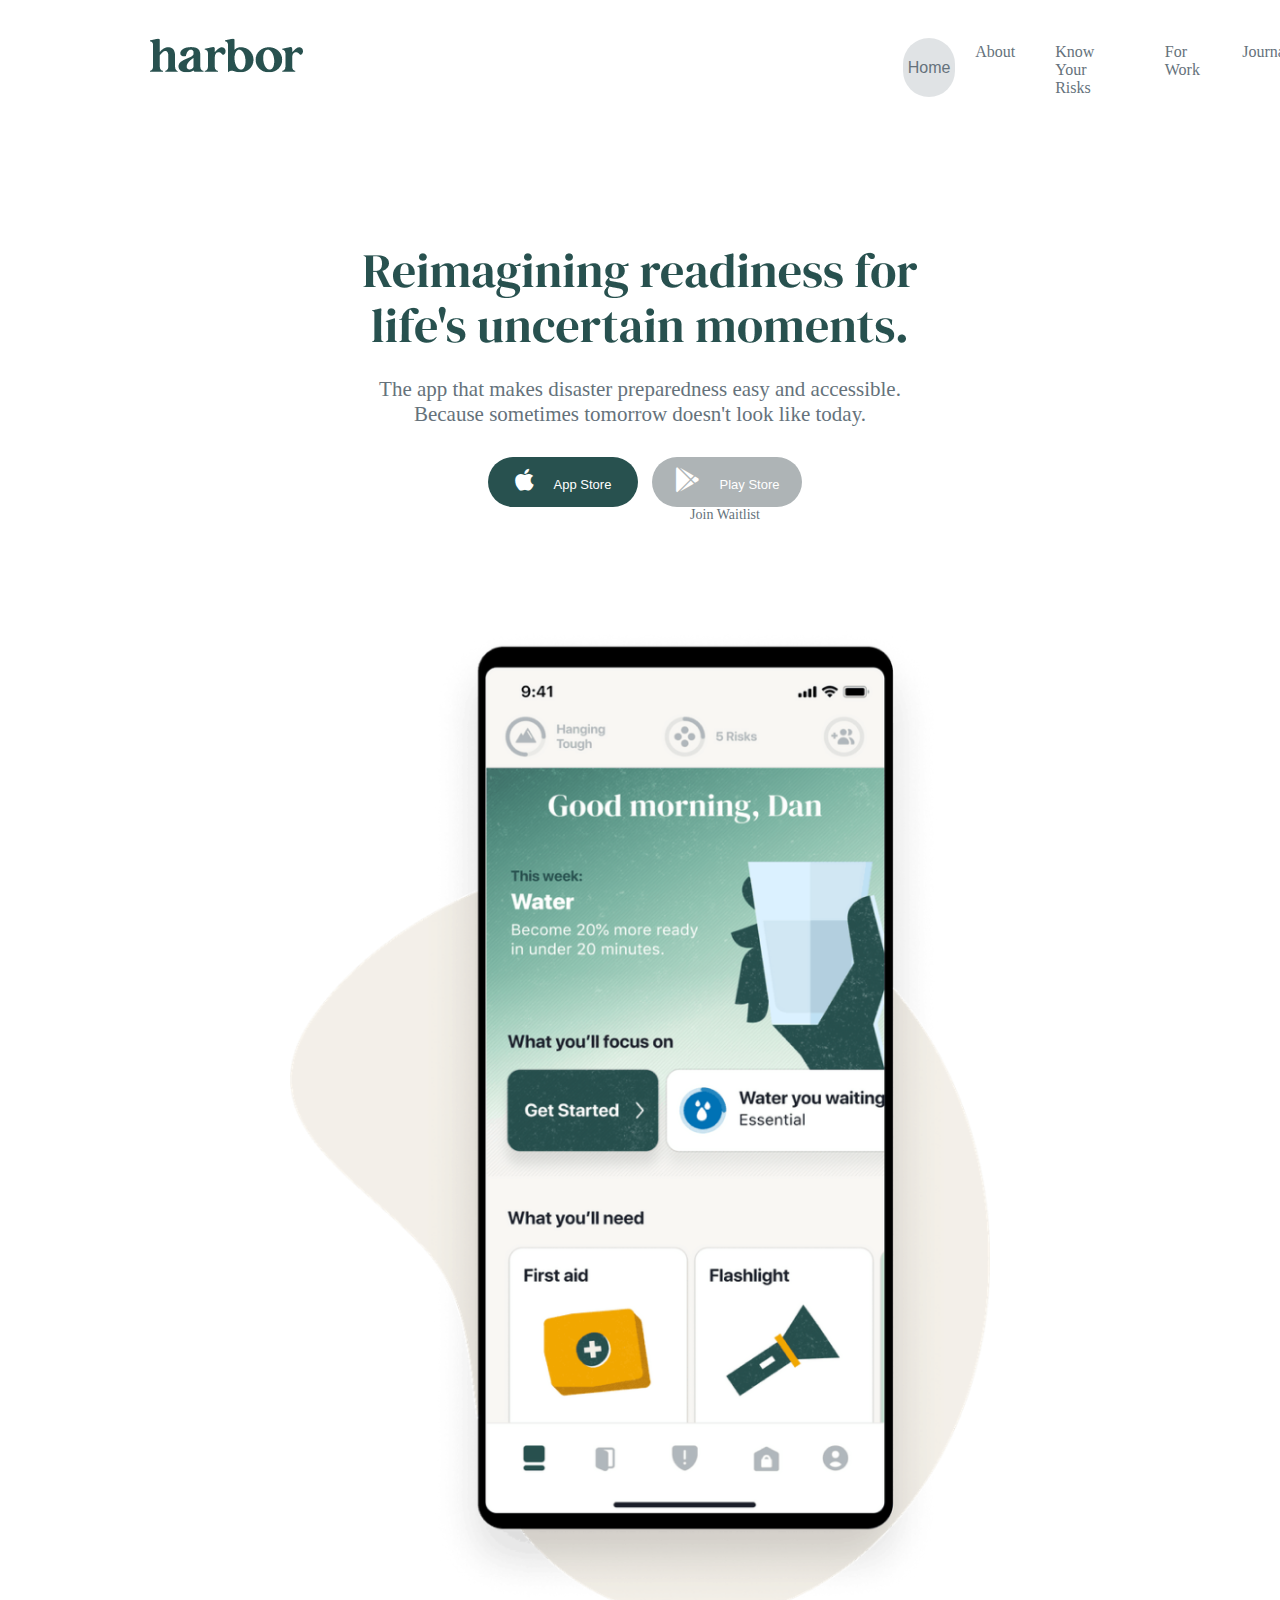
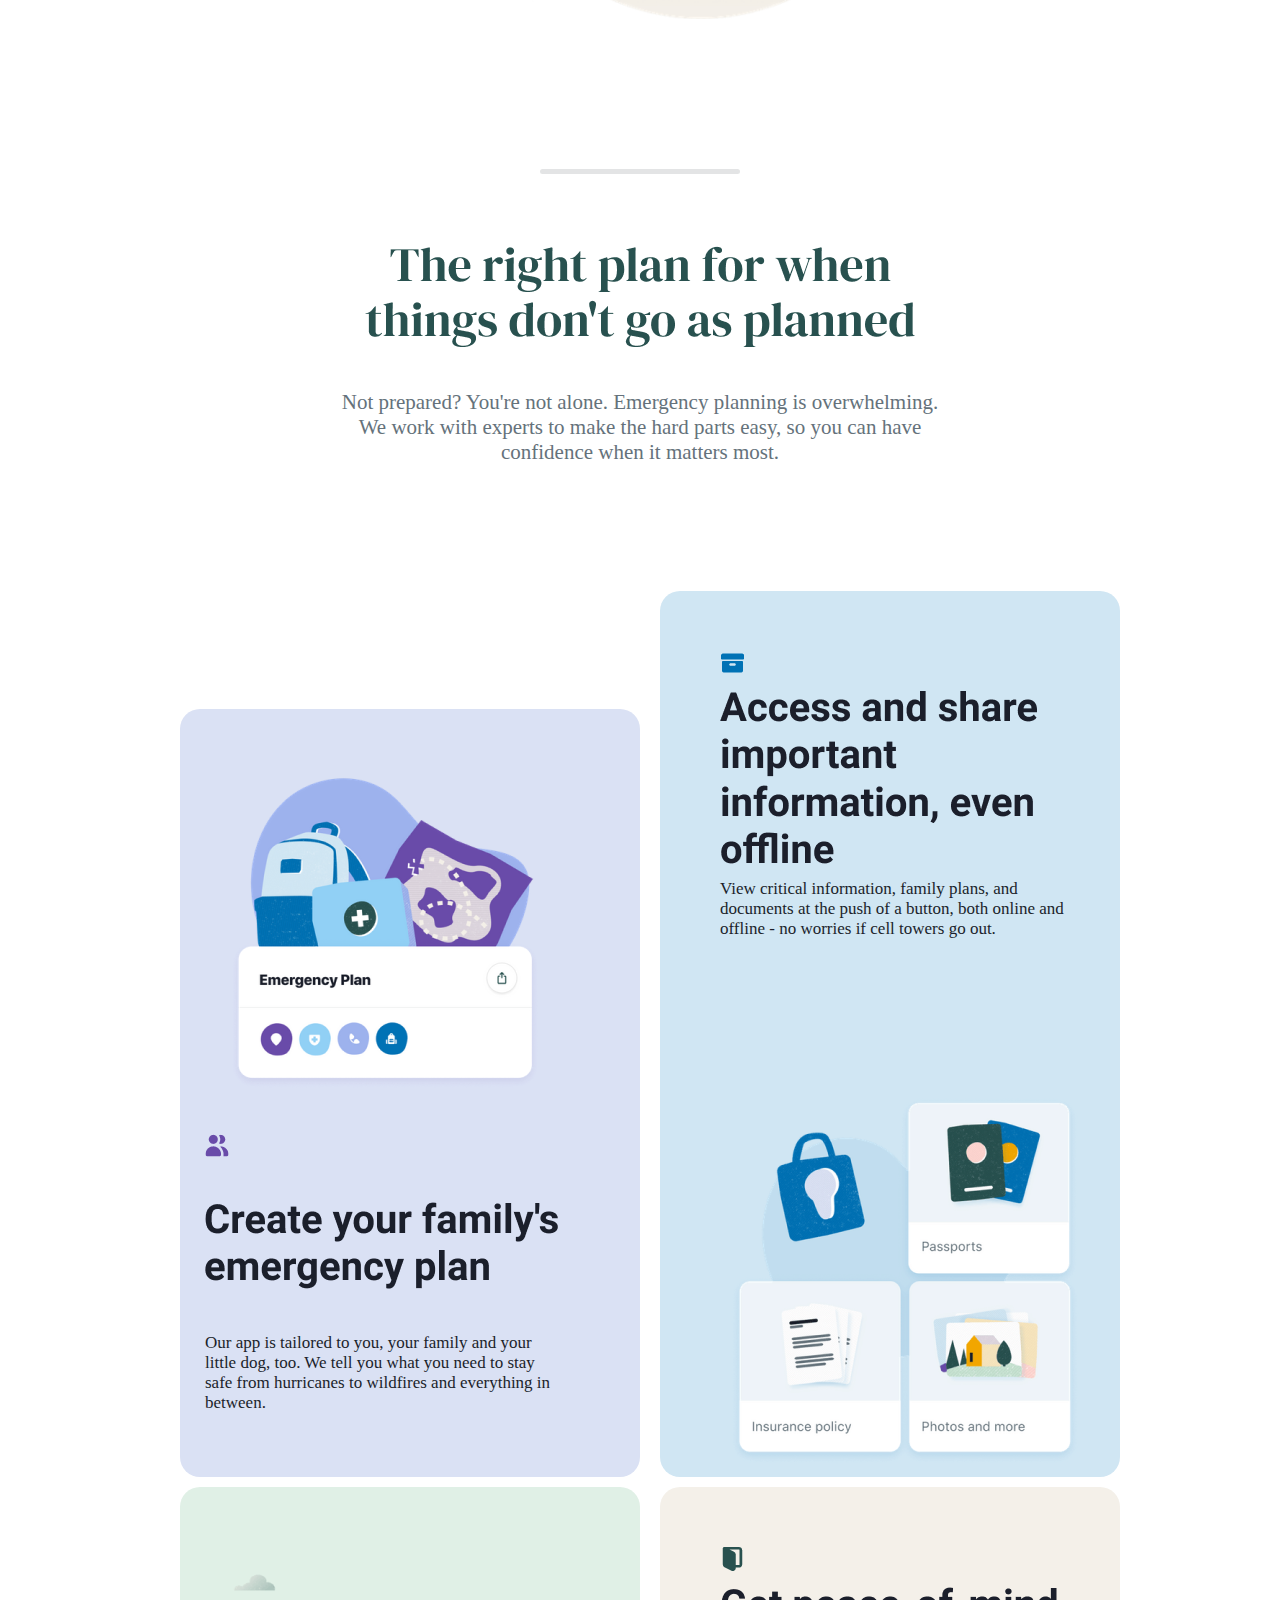
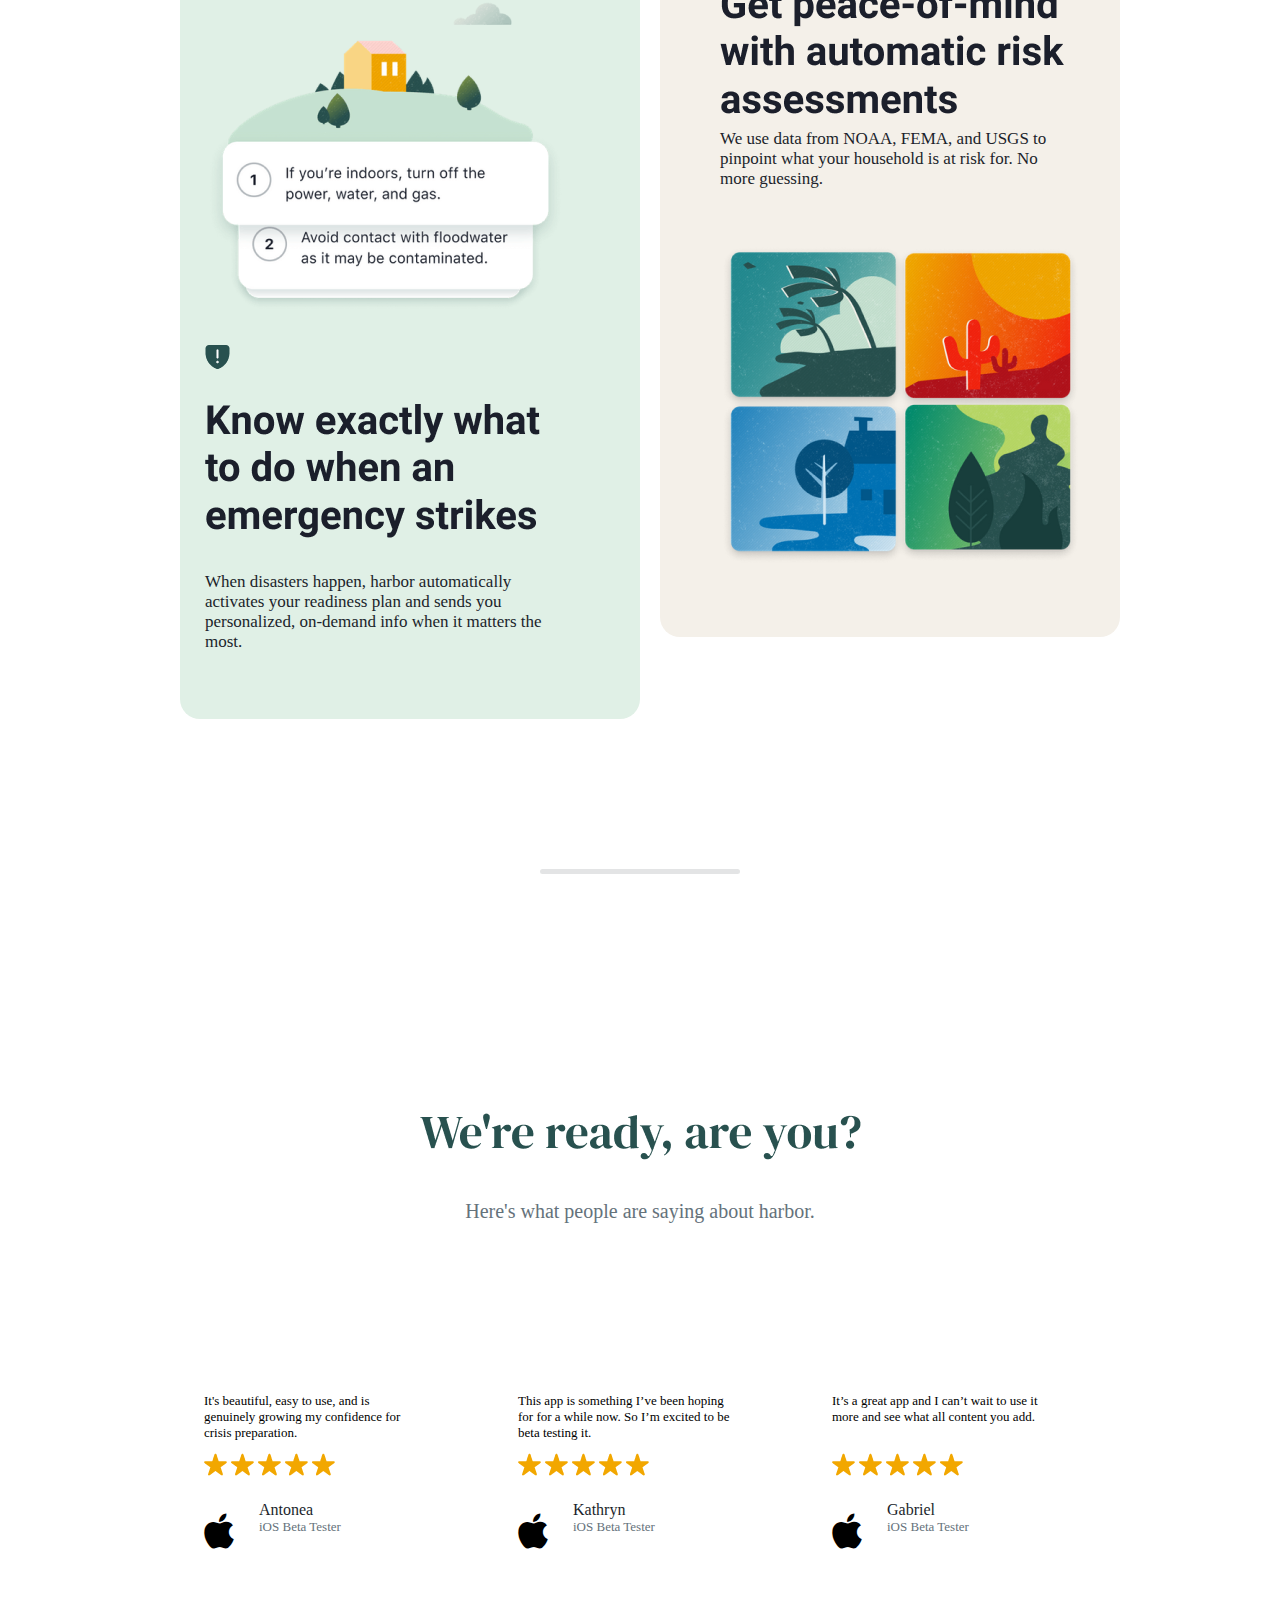
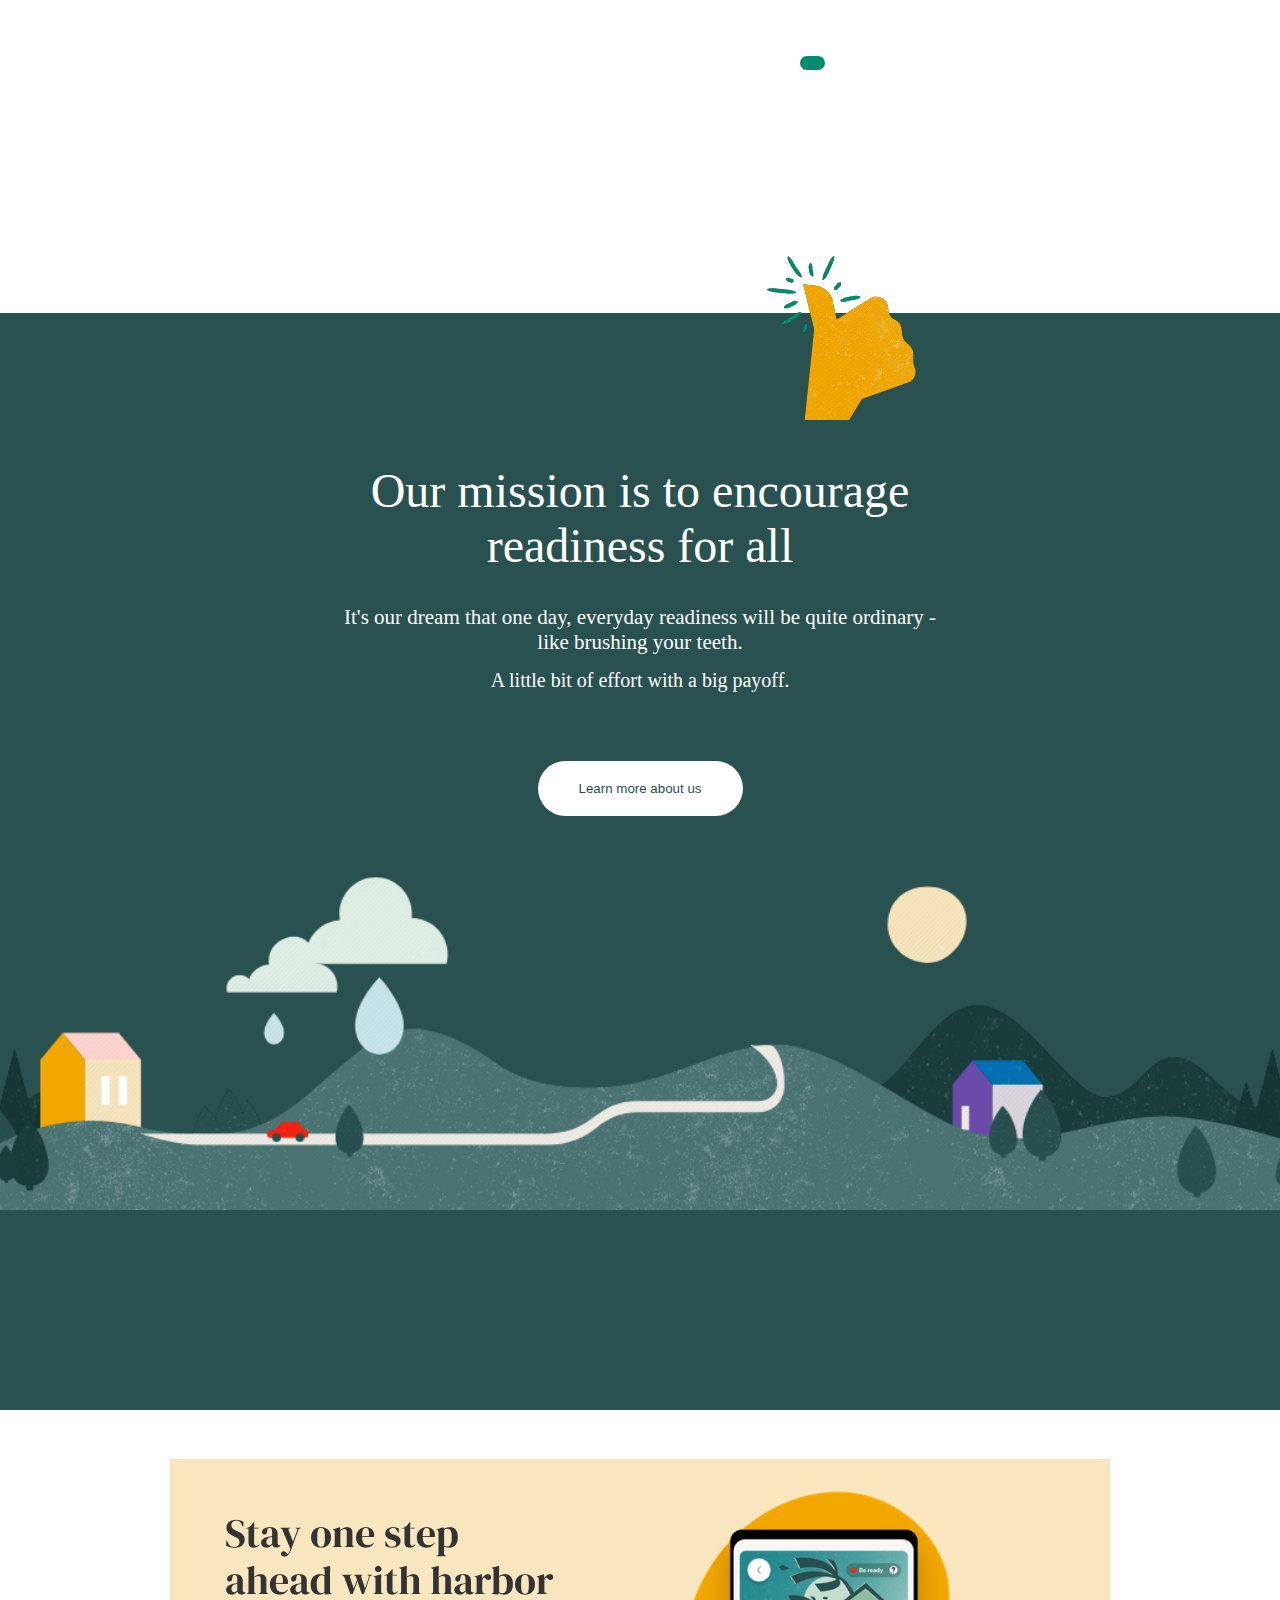
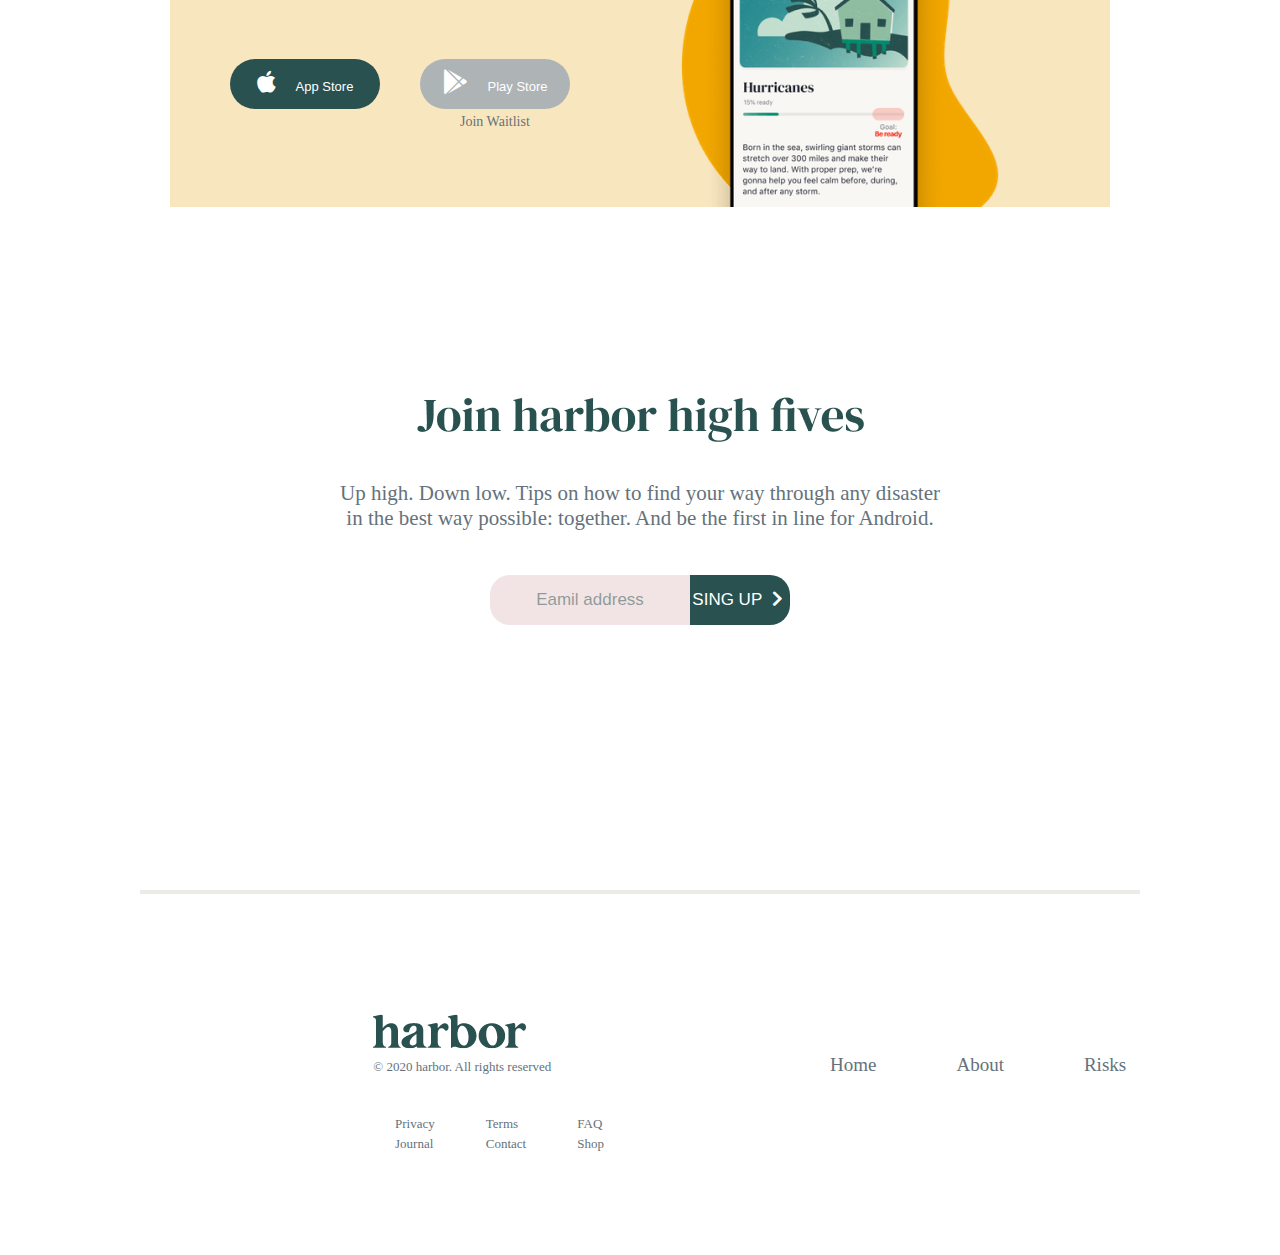
<file: index.html>
<!DOCTYPE html>
<html>
<head>
    <meta charset="UTF-8">
    <meta http-equiv="X-UA-Compatible" content="IE=edge">
    <meta name="viewport" content="width=device-width, initial-scale=1.0">
    <title>HarborFigma</title>
    <link rel="stylesheet" href="style.css">
    <link rel="stylesheet" href="https://cdnjs.cloudflare.com/ajax/libs/font-awesome/5.15.4/css/all.min.css" integrity="sha512-1ycn6IcaQQ40/MKBW2W4Rhis/DbILU74C1vSrLJxCq57o941Ym01SwNsOMqvEBFlcgUa6xLiPY/NS5R+E6ztJQ==" crossorigin="anonymous" referrerpolicy="no-referrer" />
</head>
<body>
    <section> 
         <section class="first_section">
         <div class="harboar">
             <img src="./harboar.png" alt="#">
            <ul>
                <button>Home</button>
                 <li>About</li>
                 <li>Know Your Risks</li>
                 <li>For Work</li>
                 <li>Journal</li>
                 <li>Shop</li>
             </ul>
            
         </div>
         <div class="paragraph">
        <img src="./Reimagining readiness for life's uncertain moments..png" alt="">
         <p>The app that makes disaster preparedness easy and accessible. Because sometimes tomorrow doesn't look like today.</p>
         <button class="button1"><i class="fab fa-apple"></i>App Store</button>
         <button class="button2"><i class="fab fa-google-play"></i>Play Store</button>
         <span>Join Waitlist</span>
         </div>
        </section>
         <!-- the end first_section -->
          
          <section class="second_section">
            <div class="img1">
            <img src="./imag1.png" alt="">
           </div>
           <div class="line"></div>
        </section>
        <!-- the end second_section -->

        <section class="third_section">
        <div class="paragraph2">
         <img src="./The right plan for when things don't go as planned.png" alt="#">
         <p>Not prepared? You're not alone. Emergency planning is overwhelming. We work with experts to make the hard parts easy, so you can have confidence when it matters most.</p>
        </div>
        <div class="picture_top_wrapper">
        <div class="picture1">
            <img src="./Rectangle (2).png" alt="">
            <img src="./Rectangle).png" alt="" class="people_img">
            <img src="./Create your family's emergency plan.png" alt="">
            <p>Our app is tailored to you, your family and your little dog, too. We tell you what you need to stay safe from hurricanes to wildfires and everything in between.</p>
        </div>
        <div class="picture2">
        <img src="./Rectangle (0).png" alt="">
        <img src="./Access and share important information, even offline.png" alt="">
        <p>View critical information, family plans, and documents at the push of a button, both online and offline - no worries if cell towers go out.</p>
        <img src="./Rectangle (3).png" alt="">
        </div>
        </div>
        <div class="down_picture_wrapper">
         <div class="picture3">
         <img src="./5.png" alt="">
         <img src="./Rectangle (4).png" alt="">
         <img src="./Know exactly what to do when an emergency strikes.png" alt="">
         <p>When disasters happen, harbor automatically activates your readiness plan and sends you personalized, on-demand info when it matters the most.</p>
         </div>
         <div class="picture4">
        <img src="./6 (1).png" alt="">
        <img src="./Get peace-of-mind with automatic risk assessments.png" alt="">
        <p>We use data from NOAA, FEMA, and USGS to pinpoint what your household is at risk for. No more guessing.</p>
        <img src="./6 (2).png" alt="">
        </div>
        </div>
        <div class="line"></div>

        </section>
         <!-- the end third_section -->
        <section class="fourth_section">
         <div class="paragraph3">
        <img src="./We're ready, are you_.png" alt="">
        <p>Here's what people are saying about harbor.</p>
         </div>
         <div class="b_wrapper">
         <div class="b1"><p>It's beautiful, easy to use, and is genuinely growing my confidence for crisis preparation.</p>
              <img src="./stars.png" alt="">
              <div class="icon">
              <i class="fab fa-apple"></i>
              <div class="span">
              <span>Antonea</span>
              <span>iOS Beta Tester</span>
            </div>
            </div>
           </div>
           <div class="b2"><p>This app is something I’ve been hoping for for a while now. So I’m excited to be beta testing it.</p>
            <img src="./stars.png" alt="">
            <div class="icon">
            <i class="fab fa-apple"></i>
            <div class="span">
            <span>Kathryn</span>
            <span>iOS Beta Tester</span>
           </div>
           </div>
           </div>
           <div class="b3"><p>It’s a great app and I can’t wait to use it more and see what all content you add.</p>
           <img src="./stars.png" alt="">
          <div class="icon">
          <i class="fab fa-apple"></i>
           <div class="span">
           <span>Gabriel</span>
          <span>iOS Beta Tester</span>
          </div>
         </div>
        </div>
     </div>
        <button class="bottom"></button>
        </section>
    <!-- the end fourth_section -->
    
      <section class="fifth_section">
        <div class="hand">
            <img src="./hand.png" alt="">
           </div>
           <div class="paragraph4">
            <h1>Our mission is to encourage readiness for all</h1>
            <p>It's our dream that one day, everyday readiness will be quite ordinary - like brushing your teeth.</p>
             <span>A little bit of effort with a big payoff.</span>
             <button class="learn">Learn more about us</button>
             <img src="./image 3.png" alt="">
           </div>

      </section>
      <!-- the end fifth_section   -->

      <section class="sixth_section">
      <div class="box5">
     
       <img src="./Stay one step ahead with harbor.png" alt="">
       <button class="button3"><i class="fab fa-apple"></i>App Store</button>
       <button class="button4"><i class="fab fa-google-play"></i>Play Store</button>
       <span>Join Waitlist</span>
     
       <img src="./telephon.png" alt="">
      </div>
      </section>
         <!-- the end sixth_section -->
        
         <section class="seventh_section">
            <div class="paragraph5">
             <img src="./Join harbor high fives.png" alt="">
             <p>Up high. Down low. Tips on how to find your way through any disaster in the best way possible: together. And be the first in line for Android.</p>
             <div class="box6">
            <button>Eamil address</button><button>SING UP <i class="fas fa-chevron-right"></i></button>
            </div>
            </div>
         </section>
         <div class="line5"></div>
           <!-- the end seventh_section -->

         <section class="eigth_section">
          <div class="paragraph7">
          <img src="./harboar.png" alt="">
          <span>© 2020 harbor. All rights reserved</span>
          <div class="box7">
            <ul class="ul1">
                <li>Privacy</li>
                <li>Journal</li>
            </ul>
            <ul class="ul2">
                <li>Terms</li>
                <li>Contact</li>
            </ul>
            <ul class="ul3">
                <li>FAQ</li>
                <li>Shop</li>
            </ul>
           </div>
         </div>
         <div class="box8">
            <ul>
                <li>Home</li>
                <li>About</li>
                <li>Risks</li>
            </ul>
            <img src="./twitter.png" alt="">
            <img src="./instagram.png" alt="">
            <img src="./facebook.png" alt="">
            </div>
         </section>
    </section>

</body>
</html>
</file>
<file: style.css>
*{
  margin: 0;
  padding: 0;
  box-sizing: border-box;
  list-style-type: none;
  text-decoration: none;
}
section{
  width:  100%;
  height: 7400px;

}

.first_section{
   width: 100%;
   height: 484px;

}

.harboar{
    display: flex;
    margin-top: 38px;
    margin-left: 50px;
}

.harboar ul{
    display: flex;
    margin-left: 600px;
}

.harboar ul li{
    margin:0 20px;
    color: #65727B;
    font-size: 16px;
    margin-top: 5px;
}

.harboar ul button{
    width: 85px;
    height: 38;
    border: none;
    background: #65727B33;
    border-radius: 40px;
    color: #65727B;
    font-size: 16px;
}

.harboar img{
    margin-left: 100px;
    height: 35px;
    width: 153px;
}

.paragraph span{
   display: flex;
   flex-direction: column;
}

.paragraph{
    margin-top: 155px;
    text-align: center;
 
}


.paragraph p{
    padding-top: 30px;
    width: 552px;
    height: 64px;
    margin:auto;
    font-size: 21px;
    font-weight: 400;
    color:  #65727B;
}

.paragraph button{
    margin-top: 46px;
    width: 150px;
    height: 50px;
    border-radius: 50px;
    border: none;
    text-align: center;
    font-size: 13px;
}

.paragraph button i{
    margin-right: 20px;
    font-size: 25px;
    padding-bottom: 15px;
}

.button1{
    color: #fff;
    margin:0 10px;
    background: #28514F;
    
}

.fab{
    padding-top: 10px;
}

.button2{
    background: #AEB4B6;
    color: #fff;
}
.paragraph span{
    margin-left: 170px;
    font-size: 14px;
    color:  #65727B;
}

/* the end .first_section */
.second_section{
   width: 100%;
   height: 1047px;
   margin-top: 97px;
}

.img1{
    width: 700px;
    height: 1000px;
    align-items: center;
    justify-content: center;
    margin: auto;
}
.img1 img{
    width: 700px;
    height: 1000px;
}

.line{
    width: 200px;
    height: 5px;
    background: #1B1F2B1F;
    margin: auto;
    border-radius: 3px;
    margin-top: 103px;
}
/* the end .second_section */

.third_section{
    width: 100%;
    height: 1137px;
    margin-top: 180px;
}

.paragraph2{
   text-align: center;
  
}

.paragraph2 p{
    width: 605px;
    height: 96px;
    font-size: 21px;
    color: #65727B;
    margin: auto;
    margin-top: 38px;
}

.picture_top_wrapper{
    display: flex;
    justify-content: center;
    margin-top: 105px;
     
}

.picture1{
    height: 768px;
    width: 460px;
    border-radius: 20px;
    flex-direction: column;
    background: #DAE1F4;
    margin: 0 20px;
    margin-top: 118px;
}

.picture1 img:first-child{
   padding-top: 60px;
    margin: 0 25px;
}

.picture1 img{
    padding-top: 40px;
    margin: 0 25px;
}

.picture1 p{
    margin: 0 25px;
    width: 360px;
    height: 96;
    padding-top: 40px;
    font-size: 17px;
    color: #1B1F2B;
    
}

.picture2{
    width: 460px;
    height: 886px;
    border-radius: 20px;
    position: relative;
    background: #D0E6F3;

}

.picture2 img{
    padding-top: 100px;
    margin: auto;
    margin-left: 60px;
   
}

.picture2 img:first-child{
    position: absolute;
    top: -40px;
}

.picture2 p{
    width: 346px;
    height: 96px;
    font-size: 17px;
    color: #1B1F2B;
    margin-left: 60px;
    margin-top: 11px;
}

.down_picture_wrapper{
    display: flex;
    justify-content: center;
    margin-top: 10px;
}

.picture3{
    width: 460px;
    height: 832px;
    border-radius: 20px;
    background: #E0F0E6;
    margin: 0 20px;
}

.picture3 img:first-child{
    padding-top: 40px;
    margin: 0 25px;
 }
 
 .picture3 img{
    padding-top: 30px;
    margin: 0 25px;
 }
 
 .picture3 p{
    margin: 0 25px;
    width: 360px;
    height: 96;
    padding-top: 30px;
    font-size: 17px;
    color: #1B1F2B;
     
 }

 .picture4{
    width: 460px;
    height: 771px;
    background-color: yellow;
    border-radius: 20px;
 }

 
.picture4{
    width: 460px;
    height: 750px;
    border-radius: 20px;
    position: relative;
    background: #F4F0E9;

}

.picture4 img{
    padding-top: 100px;
    margin: auto;
    margin-left: 60px;
   
}

.picture4 img:first-child{
    position: absolute;
    top: -40px;
}

.picture4 p{
    width: 346px;
    height: 96px;
    font-size: 17px;
    color: #1B1F2B;
    margin-left: 60px;
    margin-top: 11px;
}

.picture4 img:last-child{
    padding-top: 20px;
}

.line{
    width: 200px;
    height: 5px;
    background: #1B1F2B1F;
    margin: auto;
    border-radius: 3px;
    margin-top: 150px;
}
/* the end third_section */

.fourth_section{
    width: 100%;
    height: 600px;
    margin-top: 1330px;
}

.paragraph3{
    text-align: center;
}

.paragraph3 p{
    margin-top: 36px;
    color: #65727B;
    font-size: 20px;
}

.b1{
    width: 294px;
    height: 298px;
    background-color: #fff;
    border-radius: 20px;
    display: flex;
    justify-content: center;
    flex-direction: column;
  
}

.b1 p{
    width: 218px;
    height: 60px;
    font-size: 13px;
    margin: 0 25px;
}

.b1 img{
    width: 131px;
    height: 23px;
    margin: 0 25px;
}

.icon{
    display: flex;
    margin-top: 25px;
}

.icon i {
    font-size: 40px;
    margin: 0 25px;
}

.span{
    display: flex;
    flex-direction: column;
}

.span span:last-child{
    font-size: 13px;
    color:  #65727B;

}
.span span:first-child{
    font-size: 16px;
    color:  #1B1F2B;

}

.b_wrapper{
    display: flex;
    justify-content: center;
    margin-top: 100px;
    
}


.b2{
    width: 294px;
    height: 298px;
    background-color: #ffff;
    border-radius: 20px;
    display: flex;
    justify-content: center;
    flex-direction: column;
    margin: 0 20px;
  
}

.b2 p{
    width: 218px;
    height: 60px;
    font-size: 13px;
    margin: 0 25px;
}

.b2 img{
    width: 131px;
    height: 23px;
    margin: 0 25px;
}

.icon{
    display: flex;
    margin-top: 25px;
}

.icon i {
    font-size: 40px;
    margin: 0 25px;
}

.span{
    display: flex;
    flex-direction: column;
}

.span span:last-child{
    font-size: 13px;
    color:  #65727B;

}
.span span:first-child{
    font-size: 16px;
    color:  #1B1F2B;

}


.b3{
    width: 294px;
    height: 298px;
    background-color: #fff;
    border-radius: 20px;
    display: flex;
    justify-content: center;
    flex-direction: column;
  
}

.b3 p{
    width: 218px;
    height: 60px;
    font-size: 13px;
    margin: 0 25px;
}

.b3 img{
    width: 131px;
    height: 23px;
    margin: 0 25px;
}

.icon{
    display: flex;
    margin-top: 25px;
}

.icon i {
    font-size: 40px;
    margin: 0 25px;
}

.span{
    display: flex;
    flex-direction: column;
}

.span span:last-child{
    font-size: 13px;
    color:  #65727B;

}
.span span:first-child{
    font-size: 16px;
    color:  #1B1F2B;

}

.bottom{
    width: 25px;
    height: 14px;
    border-radius: 30px;
    border: none;
    background: #008C6E;
    border: 2px solid #008C6E;
    margin-left: 800px;
    margin-top: 35px;
}

/* the end fourth_section */

.fifth_section{
    width: 100%;
    height: 1097px;
    background-image: url(./picturemain.png);
    margin-top: 200px;
}


.hand{
    text-align: center;
    position: absolute;
    top: 5025px;
    left: 755px;
}

.hand img{
    width: 173px;
    height: 196px;
    margin-bottom: 50px;
 
   
}

.paragraph4{
   text-align: center;
   margin-top: 100px;
   align-items: center;
   display: flex;
   justify-content: center;
   flex-direction: column;
}

.paragraph4 h1{
    height: 112px;
    width: 583px;
    font-size: 48px;    
    color: #fff;
    font-weight: 400;
    margin-top: 150px;
}

.paragraph4 p{
    height: 64px;
    width: 610px;
    color: #fff;
    font-size: 21px;
    margin-top: 30px;
}

.paragraph4 span{
    height: 32px;
    width: 307px;
    font-size: 20px;
    color: #fff;

}

.learn{
    width: 205px;
    height: 55px;
    border: none;
    border-radius: 50px;
    background-color: #fff;
    color: #28514F;
    margin-top: 60px;
}

.paragraph4 img{
    width: 1750px;
    margin-top: 60px;
}

.sixth_section{
    width: 100%;
    height: 348px;
    margin-top: 49px;
}

.box5{
    width: 940px;
    height: 348px;
    background: #F8E6BE;
    margin: auto;
    position: relative;
}

.box5 img:last-child{
    position: absolute;
    right: 50px;
}

.box5 button{
    position: absolute;
    top: 200px;
    width: 150px;
    height: 50px;
    border-radius: 50px;
    border: none;
    text-align: center;
    font-size: 13px;

}

.box5 button i{
    margin-right: 20px;
    font-size: 25px;
    padding-bottom: 20px;
}

.button3{
    color: #fff;
    margin:0 10px;
    background: #28514F;
    position: absolute;
    left: 50px;
}

.button4{
    background: #AEB4B6;
    color: #fff;
    position: absolute;
    left: 250px;
}
.box5 span{
   
    font-size: 14px;
    color:  #65727B;
}


.box5 img:first-child{
    margin: 0 56px;
    position: absolute;
    top: 60px;
}

.box5 span{
    position: absolute;
    top: 250px;
    left: 290px;
    padding-top: 5px;
}

/* the end .sixth_section */

.seventh_section{
    width: 100%;
    height: 295px;
    margin-top: 190px;
}

.paragraph5{
    text-align: center;
}

.paragraph5 p{
    height: 64px;
    width: 620px;
    color: #65727B;
    font-size: 21px;
    font-weight: 400;
    margin-top: 39px;
    margin: auto;
    padding-top: 35px;
}

.box6{
    margin-top: 35px;
    padding-top: 30px;
}

.box6 button:first-child{
    width: 200px;
    height: 50px;
    background-color: rgb(242, 228, 228);
    border: none;
    border-top-left-radius: 20px;
    border-bottom-left-radius: 20px;
    font-size: 17px;
    color: #28514F80;

}


.box6 button:last-child{
    width: 100px;
    height: 50px;
    border: none;
    border-top-right-radius: 20px;
    border-bottom-right-radius: 20px;
    background: #28514F;
    font-size: 17px;
    color: #fff;
}

.fab{
    padding-top: 10px;
}

.box6 button i:last-child{
    color: #fff;
    margin: 0 5px;
}

.line5{
    width: 1000px;
    height: 4px;
    background: #A59B8633;
    margin: auto;
    margin-top: 198px;
}

/* the end .seventh_section */

.eigth_section{
    width: 100%;
    height: 241px;
    margin-top: 120px;
    position: relative;
}

.paragraph7{
   position: relative;
   margin-top: 70px;
   margin-left: 350px;
}
.paragraph7 span{
    position: absolute;
    top: 45px;
    left: 2.5%;
    right: 45.5%;
    color: #65727B;
    font-size: 13px;
    
}

.paragraph7 img{
    position: absolute;
    left: 2.5%;
    right: 45.5%;
}

.box7{
    position: absolute;
    top: 100px;
    display: flex;
    width: 209px;
    justify-content: space-between;
    left: 45px;
}

.box7 ul li{
    line-height: 20px;
    color: #65727B;
    font-size: 13px;
}

.box8{
    position: absolute;
    left: 690px;
    display: flex;
    margin-top: 40px;
}

.box8 ul {
    display: flex;
    margin: 0 100px;
}

.box8 ul li{
    margin: 0 40px;
    font-size: 19px;
    color: #65727B;
}

.box8 img{
    margin: 0 20px;
}
</file>
